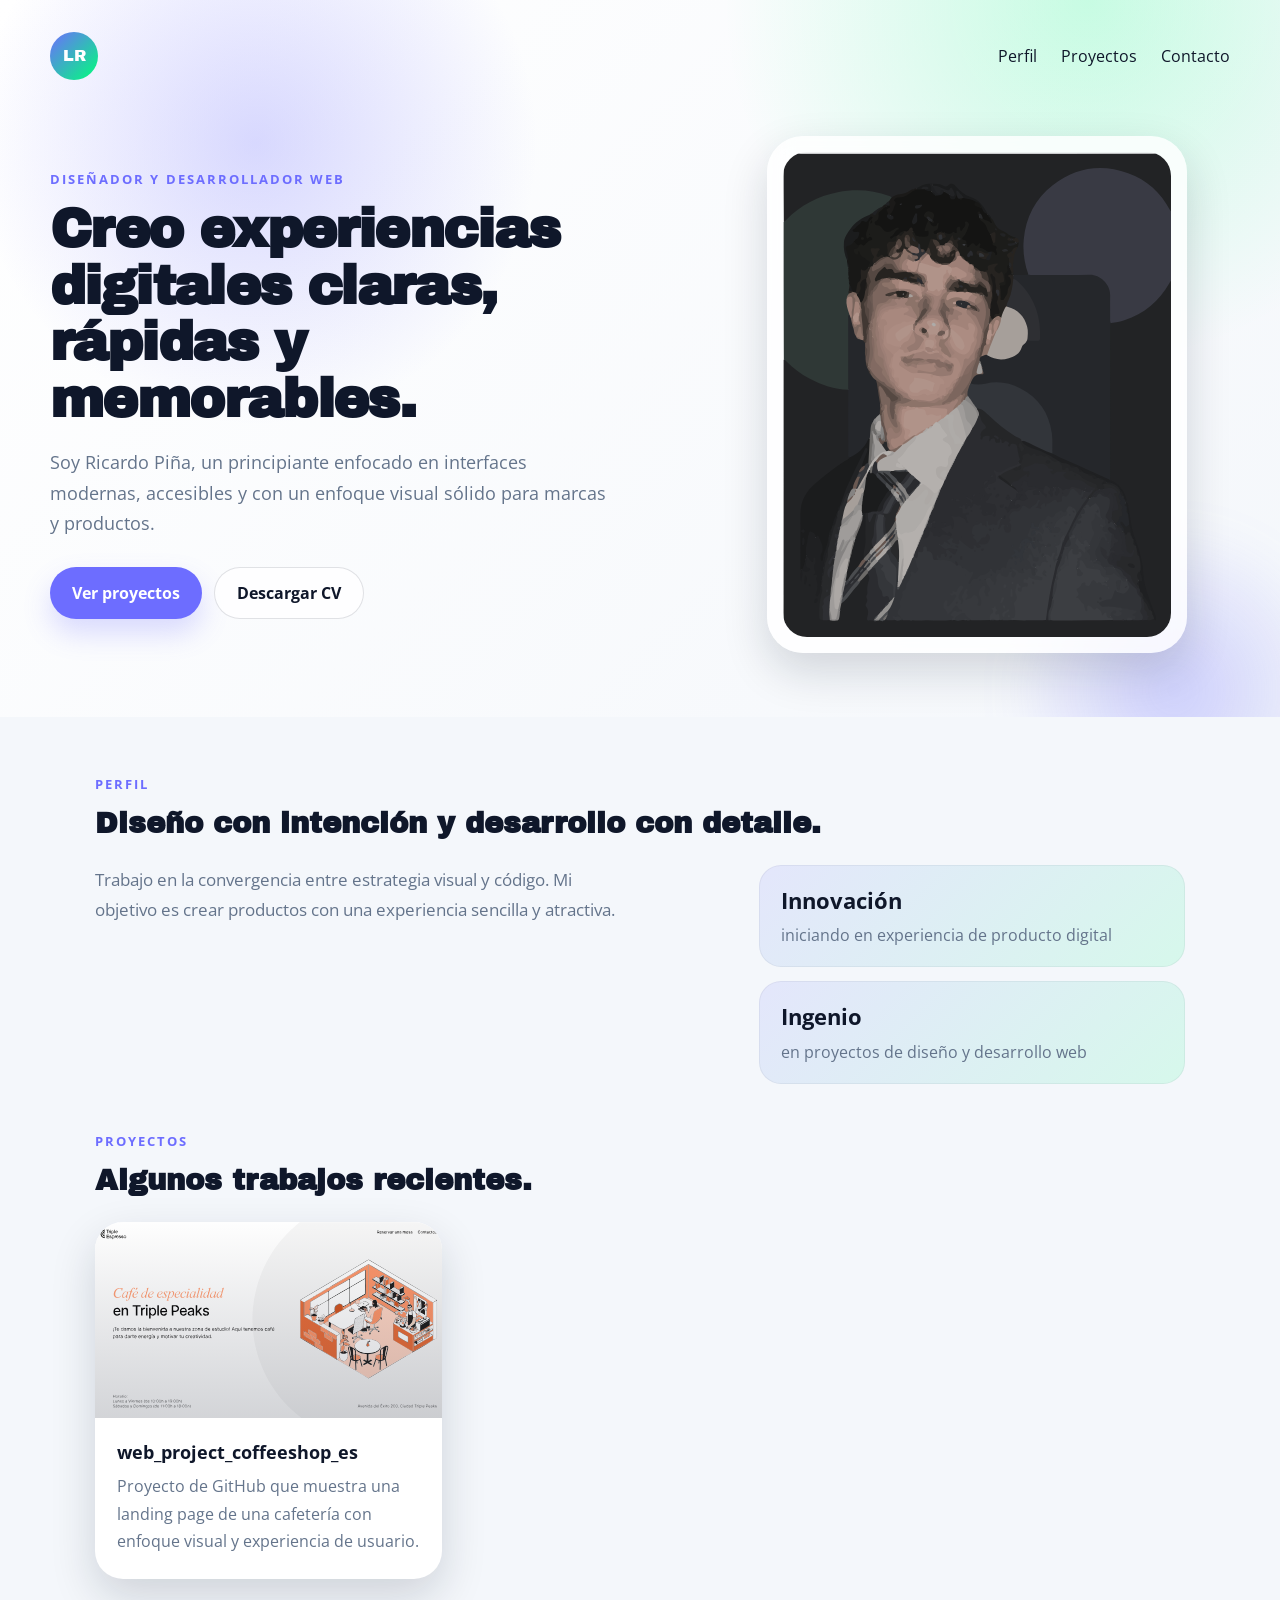
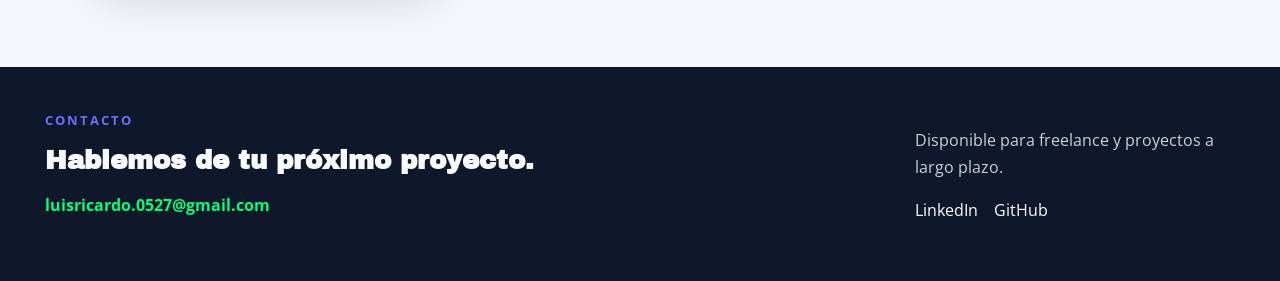
<file: index.html>
﻿<!doctype html>
<html lang="es">
  <head>
    <meta charset="UTF-8" />
    <meta name="viewport" content="width=device-width, initial-scale=1.0" />
    <title>Portafolio | Ricardo Piña</title>
    <link rel="icon" href="favicon.ico" type="image/x-icon" />
    <link rel="stylesheet" href="styles/style.css" />
  </head>

  <body>
    <header class="hero">
      <div class="hero__top">
        <a class="logo" href="#inicio">LR</a>
        <nav class="nav" aria-label="Navegación principal">
          <ul class="nav-links">
            <li><a href="#perfil">Perfil</a></li>
            <li><a href="#proyectos">Proyectos</a></li>
            <li><a href="#contacto">Contacto</a></li>
          </ul>
        </nav>
      </div>

      <div class="hero__content" id="inicio">
        <div class="hero__text">
          <p class="hero__eyebrow">Diseñador y desarrollador web</p>
          <h1 class="hero__title">
            Creo experiencias digitales claras, rápidas y memorables.
          </h1>
          <p class="hero__description">
            Soy Ricardo Piña, un principiante enfocado en interfaces modernas,
            accesibles y con un enfoque visual sólido para marcas y productos.
          </p>
          <div class="hero__actions">
            <a class="button button--primary" href="#proyectos"
              >Ver proyectos</a
            >
            <a class="button button--ghost" href="#perfil">Descargar CV</a>
          </div>
        </div>

        <div class="hero__visual" aria-hidden="true">
          <div class="hero__card">
            <img
              src="images/profile-portrait.svg"
              alt="Retrato de Ricardo Piña"
            />
          </div>
        </div>
      </div>
    </header>

    <main class="content">
      <section class="section section--profile" id="perfil">
        <div class="section__intro">
          <p class="section__eyebrow">Perfil</p>
          <h2 class="section__title">
            Diseño con intención y desarrollo con detalle.
          </h2>
        </div>
        <div class="profile-grid">
          <p class="profile-copy">
            Trabajo en la convergencia entre estrategia visual y código. Mi
            objetivo es crear productos con una experiencia sencilla y
            atractiva.
          </p>
          <div class="profile-highlights">
            <div class="highlight-card">
              <strong>Innovación</strong>
              <span>iniciando en experiencia de producto digital</span>
            </div>
            <div class="highlight-card">
              <strong>Ingenio</strong>
              <span>en proyectos de diseño y desarrollo web</span>
            </div>
          </div>
        </div>
      </section>

      <section class="section section--projects" id="proyectos">
        <div class="section__intro">
          <p class="section__eyebrow">Proyectos</p>
          <h2 class="section__title">Algunos trabajos recientes.</h2>
        </div>

        <div class="projects-grid">
          <article class="project-card">
            <a
              href="https://github.com/roca0527/web_project_coffeeshop_es"
              target="_blank"
              rel="noreferrer"
              class="project-card__link"
            >
              <div class="project-card__media">
                <img
                  src="images/project-1.svg"
                  alt="Proyecto web de cafetería"
                />
                <div class="project-card__overlay"></div>
              </div>
              <div class="project-card__body">
                <h3>web_project_coffeeshop_es</h3>
                <p>
                  Proyecto de GitHub que muestra una landing page de una
                  cafetería con enfoque visual y experiencia de usuario.
                </p>
              </div>
            </a>
          </article>
        </div>
      </section>
    </main>

    <footer class="footer" id="contacto">
      <div class="footer__content">
        <p class="footer__eyebrow">Contacto</p>
        <h2 class="footer__title">Hablemos de tu próximo proyecto.</h2>
        <a class="footer__link" href="mailto:luisricardo.0527@gmail.com"
          >luisricardo.0527@gmail.com</a
        >
      </div>
      <div class="footer__meta">
        <p>Disponible para freelance y proyectos a largo plazo.</p>
        <div class="footer__socials">
          <a
            href="https://www.linkedin.com/in/ricardo-piña-aguayo-1a3105379/"
            target="_blank"
            rel="noreferrer"
            >LinkedIn</a
          >
          <a href="https://github.com/roca0527" target="_blank" rel="noreferrer"
            >GitHub</a
          >
        </div>
      </div>
    </footer>
  </body>
</html>
</file>
<file: styles/style.css>
﻿:root {
  --font-body: "Open Sans", Arial, sans-serif;
  --font-display: "Archivo Black", Arial, sans-serif;
  --primary: #6d6dff;
  --accent: #00ff7b;
  --ink: #0f172a;
  --muted: #64748b;
  --surface: #f4f7fb;
  --surface-strong: #0f172a;
  --shadow: 0 18px 45px rgba(15, 23, 42, 0.16);
}

@font-face {
  font-family: "Open Sans";
  font-style: normal;
  font-weight: 100 900;
  font-display: swap;
  src:
    url("../fonts/OpenSans-Regular.woff2") format("woff2"),
    url("../fonts/OpenSans-Regular.woff") format("woff");
}

@font-face {
  font-family: "Open Sans";
  font-style: normal;
  font-weight: 700;
  font-display: swap;
  src:
    url("../fonts/OpenSans-Bold.woff2") format("woff2"),
    url("../fonts/OpenSans-Bold.woff") format("woff");
}

@font-face {
  font-family: "Archivo Black";
  font-style: normal;
  font-weight: 400;
  font-display: swap;
  src:
    url("../fonts/ArchivoBlack-Regular.woff2") format("woff2"),
    url("../fonts/ArchivoBlack-Regular.woff") format("woff");
}

*,
*::before,
*::after {
  box-sizing: border-box;
}

html {
  font-family: var(--font-body);
  font-size: 16px;
  line-height: 1.5;
  scroll-behavior: smooth;
}

body {
  width: 100%;
  margin: 0;
  min-height: 100vh;
  font-family: var(--font-body);
  font-size: 16px;
  line-height: 1.5;
  color: var(--ink);
  overflow-x: hidden;
  background: var(--surface);
}

.hero__text,
.hero__visual,
.hero__card,
.profile-copy,
.footer__content,
.footer__meta {
  min-width: 0;
}

img {
  max-width: 100%;
  display: block;
}

a {
  color: inherit;
}

.logo {
  display: inline-flex;
  align-items: center;
  justify-content: center;
  width: 48px;
  height: 48px;
  border-radius: 50%;
  background: linear-gradient(135deg, var(--primary), var(--accent));
  color: #fff;
  font-family: var(--font-display);
  font-size: 1rem;
  text-decoration: none;
}

.hero {
  position: relative;
  padding: 32px clamp(20px, 3.5vw, 64px) 64px;
  background:
    radial-gradient(
      circle at 20% 20%,
      rgba(109, 109, 255, 0.26),
      transparent 24%
    ),
    radial-gradient(circle at 85% 0%, rgba(0, 255, 123, 0.2), transparent 28%),
    linear-gradient(135deg, #fff 0%, #f4f7fb 100%);
  overflow: hidden;
}

.hero::before {
  content: "";
  position: absolute;
  inset: auto -5% -20% auto;
  width: 340px;
  height: 340px;
  background: radial-gradient(
    circle,
    rgba(109, 109, 255, 0.3),
    transparent 70%
  );
  filter: blur(20px);
  pointer-events: none;
}

.hero__top {
  display: flex;
  justify-content: space-between;
  align-items: center;
  max-width: 1180px;
  margin: 0 auto 56px;
}

.nav-links {
  display: flex;
  gap: 24px;
  list-style: none;
  margin: 0;
  padding: 0;
}

.nav-links a {
  text-decoration: none;
  font-weight: 600;
  color: var(--ink);
  transition: color 0.2s ease;
}

.nav-links a:hover {
  color: var(--primary);
}

.hero__content {
  display: grid;
  grid-template-columns: 1.1fr 0.9fr;
  align-items: center;
  gap: clamp(28px, 4.2vw, 64px);
  max-width: 1180px;
  margin: 0 auto;
}

.hero__visual {
  display: flex;
  justify-content: center;
  width: 100%;
}

.hero__eyebrow,
.section__eyebrow,
.footer__eyebrow {
  margin: 0 0 12px;
  color: var(--primary);
  font-weight: 700;
  letter-spacing: 0.16em;
  text-transform: uppercase;
  font-size: 0.8rem;
}

.hero__title {
  margin: 0;
  max-width: 620px;
  font-family: var(--font-display);
  font-size: clamp(2.25rem, 4.2vw, 4.25rem);
  line-height: 1.05;
  letter-spacing: -0.03em;
}

.hero__description {
  max-width: 560px;
  margin: 20px 0 0;
  font-size: 1.125rem;
  line-height: 1.7;
  color: var(--muted);
}

.hero__actions {
  display: flex;
  flex-wrap: wrap;
  gap: 12px;
  margin-top: 28px;
}

.button {
  display: inline-flex;
  align-items: center;
  justify-content: center;
  padding: 13px 22px;
  border-radius: 999px;
  text-decoration: none;
  font-weight: 700;
  transition:
    transform 0.2s ease,
    box-shadow 0.2s ease;
}

.button:hover {
  transform: translateY(-2px);
}

.button--primary {
  background: var(--primary);
  color: white;
  box-shadow: 0 14px 28px rgba(109, 109, 255, 0.24);
}

.button--ghost {
  color: var(--ink);
  border: 1px solid rgba(15, 23, 42, 0.12);
  background: rgba(255, 255, 255, 0.72);
}

.hero__card {
  position: relative;
  width: min(100%, 420px);
  padding: 16px;
  border-radius: 36px;
  background: rgba(255, 255, 255, 0.8);
  box-shadow: var(--shadow);
  backdrop-filter: blur(12px);
  margin: 0 auto;
}

.hero__card img {
  width: 100%;
  min-height: 360px;
  object-fit: cover;
  aspect-ratio: 4 / 5;
  border-radius: 24px;
}

.content {
  padding: clamp(36px, 4.5vw, 72px) clamp(20px, 3.5vw, 64px) 40px;
  max-width: 1180px;
  margin: 0 auto;
}

.section {
  margin-bottom: 48px;
}

.section__title {
  margin: 0;
  font-family: var(--font-display);
  font-size: clamp(1.7rem, 2.3vw, 2.25rem);
  line-height: 1.2;
}

.profile-grid {
  display: grid;
  grid-template-columns: 1.2fr 0.8fr;
  gap: 24px;
  margin-top: 24px;
  align-items: start;
}

.profile-copy {
  margin: 0;
  max-width: 540px;
  font-size: 1.05rem;
  line-height: 1.8;
  color: var(--muted);
}

.profile-highlights {
  display: grid;
  gap: 14px;
}

.highlight-card {
  padding: 20px 22px;
  border-radius: 22px;
  background: linear-gradient(
    135deg,
    rgba(109, 109, 255, 0.12),
    rgba(0, 255, 123, 0.12)
  );
  box-shadow: inset 0 0 0 1px rgba(15, 23, 42, 0.05);
}

.highlight-card strong {
  display: block;
  font-size: 1.35rem;
  margin-bottom: 6px;
}

.highlight-card span {
  color: var(--muted);
}

.projects-grid {
  display: grid;
  grid-template-columns: repeat(3, minmax(0, 1fr));
  gap: 24px;
  margin-top: 24px;
}

.project-card {
  background: #fff;
  border-radius: 28px;
  overflow: hidden;
  box-shadow: var(--shadow);
  transition:
    transform 0.2s ease,
    box-shadow 0.2s ease;
}

.project-card__link {
  display: block;
  color: inherit;
  text-decoration: none;
}

.project-card:hover {
  transform: translateY(-4px);
  box-shadow: 0 25px 48px rgba(15, 23, 42, 0.2);
}

.project-card__media {
  position: relative;
  aspect-ratio: 16 / 9;
  overflow: hidden;
}

.project-card__media img {
  width: 100%;
  height: 100%;
  object-fit: cover;
}

.project-card__overlay {
  position: absolute;
  inset: 0;
  background: linear-gradient(
    180deg,
    transparent 0%,
    rgba(15, 23, 42, 0.18) 100%
  );
  pointer-events: none;
}

.project-card__body {
  padding: 20px 22px 24px;
}

.project-card__body h3 {
  margin: 0 0 8px;
  font-size: 1.15rem;
}

.project-card__body p {
  margin: 0;
  color: var(--muted);
  line-height: 1.7;
}

.footer {
  display: flex;
  justify-content: space-between;
  gap: 24px;
  align-items: flex-start;
  padding: 44px clamp(20px, 3.5vw, 64px) 56px;
  background: var(--surface-strong);
  color: #f8fafc;
}

.footer__title {
  margin: 0 0 12px;
  font-family: var(--font-display);
  font-size: clamp(1.5rem, 2vw, 2rem);
}

.footer__link {
  color: var(--accent);
  text-decoration: none;
  font-weight: 700;
}

.footer__meta {
  max-width: 320px;
  color: rgba(248, 250, 252, 0.82);
  line-height: 1.7;
}

.footer__socials {
  display: flex;
  gap: 16px;
  margin-top: 12px;
}

.footer__socials a {
  color: #fff;
  text-decoration: none;
}

@media (max-width: 1023px) {
  .hero__content,
  .profile-grid {
    grid-template-columns: 1fr;
  }

  .hero__content {
    justify-items: center;
  }

  .hero__visual {
    max-width: 420px;
    justify-self: center;
  }

  .projects-grid {
    grid-template-columns: 1fr 1fr;
  }

  .footer {
    flex-direction: column;
  }
}

@media (max-width: 767px) {
  .hero {
    padding: 24px 16px 40px;
  }

  .hero__top {
    flex-direction: column;
    align-items: flex-start;
    gap: 16px;
    margin-bottom: 32px;
  }

  .nav-links {
    gap: 16px;
    flex-wrap: wrap;
  }

  .hero__title,
  .section__title,
  .footer__title {
    overflow-wrap: anywhere;
    word-break: break-word;
  }

  .hero__description,
  .profile-copy,
  .project-card__body p,
  .footer__meta p,
  .footer__socials a {
    overflow-wrap: anywhere;
    word-break: break-word;
  }

  .hero__title {
    font-size: 2.1rem;
  }

  .hero__description {
    font-size: 1rem;
  }

  .hero__actions {
    flex-direction: column;
    align-items: stretch;
  }

  .hero__visual {
    max-width: 100%;
  }

  .hero__card {
    padding: 12px;
    border-radius: 24px;
  }

  .content {
    padding: 28px 16px 36px;
  }

  .projects-grid {
    grid-template-columns: 1fr;
  }

  .profile-grid {
    gap: 16px;
  }

  .footer {
    flex-direction: column;
    align-items: stretch;
    padding: 32px 16px 40px;
  }

  .footer__socials {
    flex-wrap: wrap;
    gap: 10px 16px;
  }
}

@media (max-width: 480px) {
  .hero__top {
    align-items: stretch;
  }

  .nav-links {
    width: 100%;
    justify-content: space-between;
    gap: 10px 14px;
  }

  .nav-links li {
    flex: 1 1 auto;
  }

  .nav-links a {
    display: inline-block;
  }

  .hero__title {
    font-size: 1.8rem;
  }

  .hero__eyebrow,
  .section__eyebrow,
  .footer__eyebrow {
    font-size: 0.72rem;
  }

  .button {
    width: 100%;
  }
}
</file>
